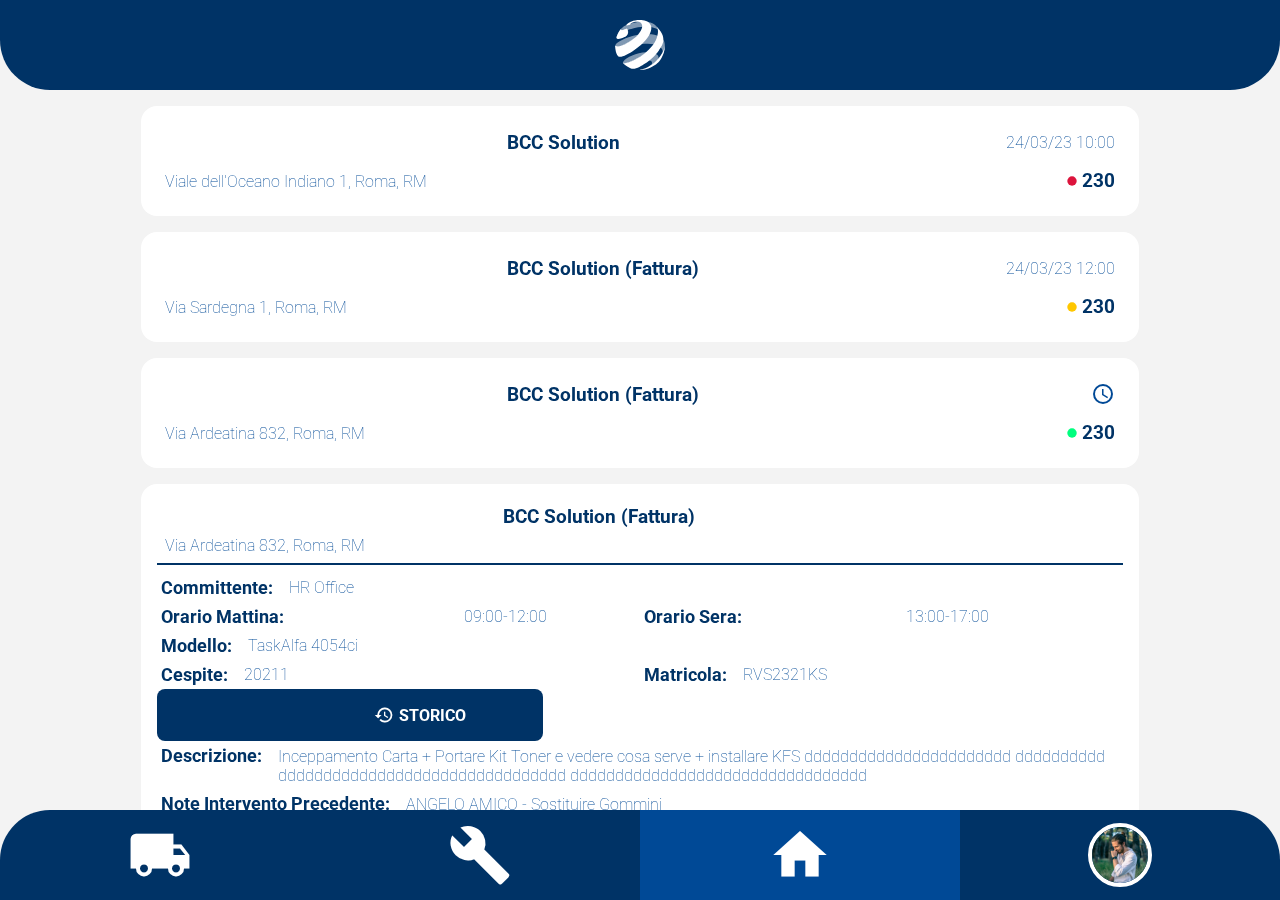
<file: .old/pages/technician/tech_home.html>
<!DOCTYPE html>
<html lang="en">
<head>
    <meta charset="UTF-8">
    <meta http-equiv="X-UA-Compatible" content="IE=edge">
    <meta name="viewport" content="width=device-width, initial-scale=1.0">
    <title>Homepage - Tecnico</title>
    <link href="https://fonts.googleapis.com/icon?family=Material+Icons" rel="stylesheet" />
    <link rel="stylesheet" href="./css/tech_home_style.css">
    <link rel="preconnect" href="https://fonts.googleapis.com">
    <link rel="preconnect" href="https://fonts.gstatic.com" crossorigin>    
    <link href="https://fonts.googleapis.com/css2?family=Roboto&display=swap" rel="stylesheet">
</head>
<body>
    <header>
        <img src="./res/img/icons/NovaService.svg" alt="Logo">
    </header>
    <div class="container">
        <ul>
            <li>
                <div class="intervention-item">
                    <div class="upper-row">
                        <h3><span class="material-icons">corporate_fare</span>BCC Solution</h3>
                        <p>24/03/23 10:00</p>
                    </div>
                    <div class="lower-row">
                        <p>Viale dell'Oceano Indiano 1, Roma, RM</p>
                        <h3><span class="material-icons high">fiber_manual_record</span>230</h3>
                    </div>
                </div>
            </li>
            <li>
                <div class="intervention-item">
                    <div class="upper-row">
                        <h3><span class="material-icons">corporate_fare</span>BCC Solution (Fattura)</h3>
                        <p>24/03/23 12:00</p>
                    </div>
                    <div class="lower-row">
                        <p>Via Sardegna 1, Roma, RM</p>
                        <h3><span class="material-icons medium">fiber_manual_record</span>230</h3>
                    </div>
                </div>
            </li>
            <li>
                <div class="intervention-item">
                    <div class="upper-row">
                        <h3><span class="material-icons">corporate_fare</span>BCC Solution (Fattura)</h3>
                        <p><span class="material-icons">schedule</span></p>
                    </div>
                    <div class="lower-row">
                        <p>Via Ardeatina 832, Roma, RM</p>
                        <h3><span class="material-icons low">fiber_manual_record</span>230</h3>
                    </div>
                </div>
            </li>
            <li>
                <div class="intervention-item-open">
                    <div class="upper-row">
                        <h3><span class="material-icons">corporate_fare</span>BCC Solution (Fattura)</h3>
                        <p class="hidden"><span class="material-icons">schedule</span></p>
                    </div>
                    <div class="lower-row">
                        <p>Via Ardeatina 832, Roma, RM</p>
                    </div>
                    <hr>
                    <div class="info">
                        <h5>Committente:</h5>
                        <p>HR Office</p>
                    </div>
                    <div class="grid-2">
                        <div class="info">
                            <h5>Orario Mattina:</h5>
                            <p class="txt-ico"><span class="material-icons">light_mode</span>09:00-12:00</p>
                        </div>
                        <div class="info">
                            <h5>Orario Sera:</h5>
                            <p class="txt-ico"><span class="material-icons">dark_mode</span>13:00-17:00</p>
                        </div>
                    </div>
                    <div class="info">
                        <h5>Modello:</h5>
                        <p>TaskAlfa 4054ci</p>
                    </div>
                    <div class="grid-2">
                        <div class="info">
                            <h5>Cespite:</h5>
                            <p>20211</p>
                        </div>
                        <div class="info">
                            <h5>Matricola:</h5>
                            <p>RVS2321KS</p>
                        </div>
                    </div>
                    <div class="btn-bg"><div class="btn"><span class="material-icons">manage_history</span>STORICO</div></div>
                    <div class="info des">
                        <h5>Descrizione:</h5> 
                        <p>Inceppamento Carta + Portare Kit Toner e vedere cosa serve + installare KFS ddddddddddddddddddddddd dddddddddd dddddddddddddddddddddddddddddddd ddddddddddddddddddddddddddddddddd</p>
                    </div>
                    <div class="info des">
                        <h5>Note Intervento Precedente:</h5>
                        <p>ANGELO AMICO - Sostituire Gommini</p>
                    </div>
                    <div class="info des">
                        <h5>Note Cliente:</h5>
                        <p>Terzo cancello sulla destra</p>
                    </div>
                    <div class="info">
                        <h5>Referente:</h5>
                        <p>Alexandro Sas</p>
                    </div>
                    <div class="info">
                        <h5>Cellulare:</h5>
                        <p class="txt-ico"><span class="material-icons">smartphone</span>+39 3928215176</p>
                    </div>
                    <div class="info">
                        <h5>Telefono:</h5>
                        <p class="txt-ico"><span class="material-icons">call</span>06 92903116</p>
                    </div>
                    <div class="btn-bg start"><div class="btn"><span class="material-icons">play_circle</span>INIZIA INTERVENTO</div></div>
                    <h3 class="priority"><span class="material-icons low">fiber_manual_record</span>230</h3>
                </div>
            </li>
            <li>
                <div class="intervention-item-open">
                    <div class="upper-row">
                        <h3><span class="material-icons">corporate_fare</span>BCC Solution (Fattura)</h3>
                        <p class="active"><span class="material-icons">schedule</span></p>
                    </div>
                    <div class="lower-row">
                        <p>Via Ardeatina 832, Roma, RM</p>
                    </div>
                    <hr>
                    <div class="info">
                        <h5>Committente:</h5>
                        <p>HR Office</p>
                    </div>
                    <div class="grid-2">
                        <div class="info">
                            <h5>Orario Mattina:</h5>
                            <p class="txt-ico"><span class="material-icons">light_mode</span>09:00-12:00</p>
                        </div>
                        <div class="info">
                            <h5>Orario Sera:</h5>
                            <p class="txt-ico"><span class="material-icons">dark_mode</span>13:00-17:00</p>
                        </div>
                    </div>
                    <div class="info">
                        <h5>Modello:</h5>
                        <p>TaskAlfa 4054ci</p>
                    </div>
                    <div class="grid-2">
                        <div class="info">
                            <h5>Cespite:</h5>
                            <p>20211</p>
                        </div>
                        <div class="info">
                            <h5>Matricola:</h5>
                            <p>RVS2321KS</p>
                        </div>
                    </div>
                    <div class="btn-bg"><div class="btn"><span class="material-icons">manage_history</span>STORICO</div></div>
                    <div class="info des">
                        <h5>Descrizione:</h5>
                        <p>Inceppamento Carta + Portare Kit Toner e vedere cosa serve + installare KFS</p>
                    </div>
                    <div class="info des">
                        <h5>Note Intervento Precedente:</h5>
                        <p>ANGELO AMICO - Sostituire Gommini</p>
                    </div>
                    <div class="info des">
                        <h5>Note Cliente:</h5>
                        <p>Terzo cancello sulla destra</p>
                    </div>
                    <div class="info">
                        <h5>Referente:</h5>
                        <p>Alexandro Sas</p>
                    </div>
                    <div class="grid-2">
                        <div class="info">
                            <h5>Cellulare:</h5>
                            <p class="txt-ico"><span class="material-icons">smartphone</span>+39 3928215176</p>
                        </div>
                        <div class="info">
                            <h5>Telefono:</h5>
                            <p class="txt-ico"><span class="material-icons">call</span>06 92903116</p>
                        </div>
                    </div>

                    <div class="btn-bg end"><div class="btn"><span class="material-icons">description</span>TERMINA INTERVENTO</div></div>
                    <h3 class="priority"><span class="material-icons low">fiber_manual_record</span>230</h3>
                </div>
            </li>
        </ul>
    </div>
    <footer>
        <ul>
            <li><a href="./tech_vehicles.html"><span class="material-icons">local_shipping</span></a></li>
            <li><a href="./tech_replacement.html"><span class="material-icons">build</span></a></li>
            <li class="active"><a href="./tech_home.html"><span class="material-icons">home</span></a></li>
            <li><a href="./tech_profile.html"><img src="./res/img/profile_pictures/alexandrosas.jpg" alt="profile"></a></li>
        </ul>
    </footer>
</body>
</html>
</file>
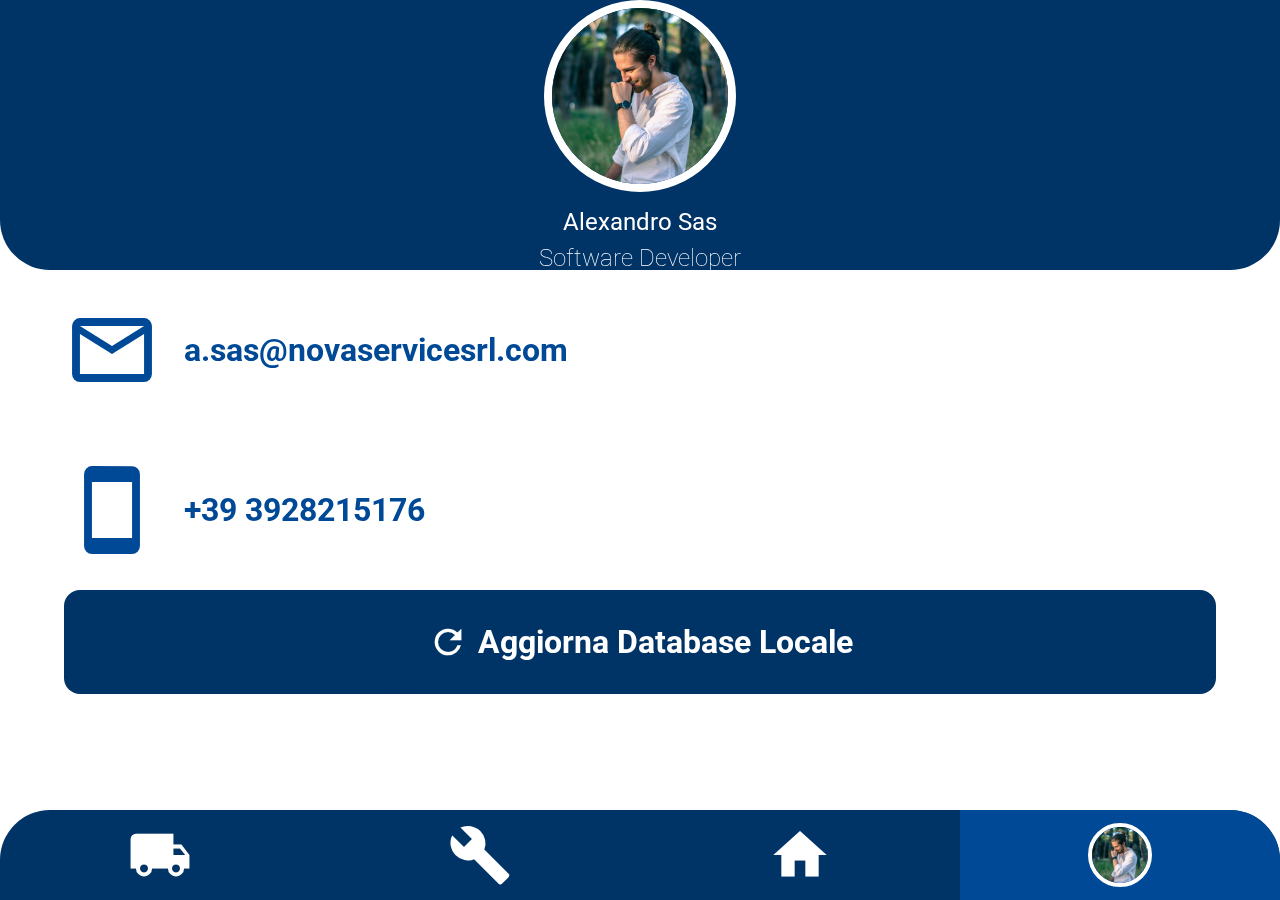
<file: .old/pages/technician/tech_profile.html>
<!DOCTYPE html>
<html lang="en">
<head>
    <meta charset="UTF-8">
    <meta http-equiv="X-UA-Compatible" content="IE=edge">
    <meta name="viewport" content="width=device-width, initial-scale=1.0">
    <title>Profilo - Tecnico</title>
    <link href="https://fonts.googleapis.com/icon?family=Material+Icons" rel="stylesheet" />
    <link rel="stylesheet" href="./css/tech_profile_style.css">
    <link rel="preconnect" href="https://fonts.googleapis.com">
    <link rel="preconnect" href="https://fonts.gstatic.com" crossorigin>
    <link href="https://fonts.googleapis.com/css2?family=Roboto&display=swap" rel="stylesheet">
</head>
<body>
    <header>
        <img src="./res/img/profile_pictures/alexandrosas.jpg" alt="Profile Picture">
        <div>
            <h3>Alexandro Sas</h3>
            <p>Software Developer</p>
        </div>
    </header>
    <div class="container">
        <ul>
            <li><span class="material-icons">mail_outline</span> a.sas@novaservicesrl.com</li>
            <li><span class="material-icons">stay_current_portrait</span>+39 3928215176</li>
        </ul>
        <div><div id="btn-update"><span class="material-icons">refresh</span> Aggiorna Database Locale</div></div>
    </div>
    <footer>
        <ul>
            <li><a href="./tech_vehicles.html"><span class="material-icons">local_shipping</span></a></li>
            <li><a href="./tech_replacement.html"><span class="material-icons">build</span></a></li>
            <li><a href="./tech_home.html"><span class="material-icons">home</span></a></li>
            <li class="active"><a href="./tech_profile.html"><img src="./res/img/profile_pictures/alexandrosas.jpg" alt="profile"></a></li>
        </ul>
    </footer>
</body>
</html>
</file>
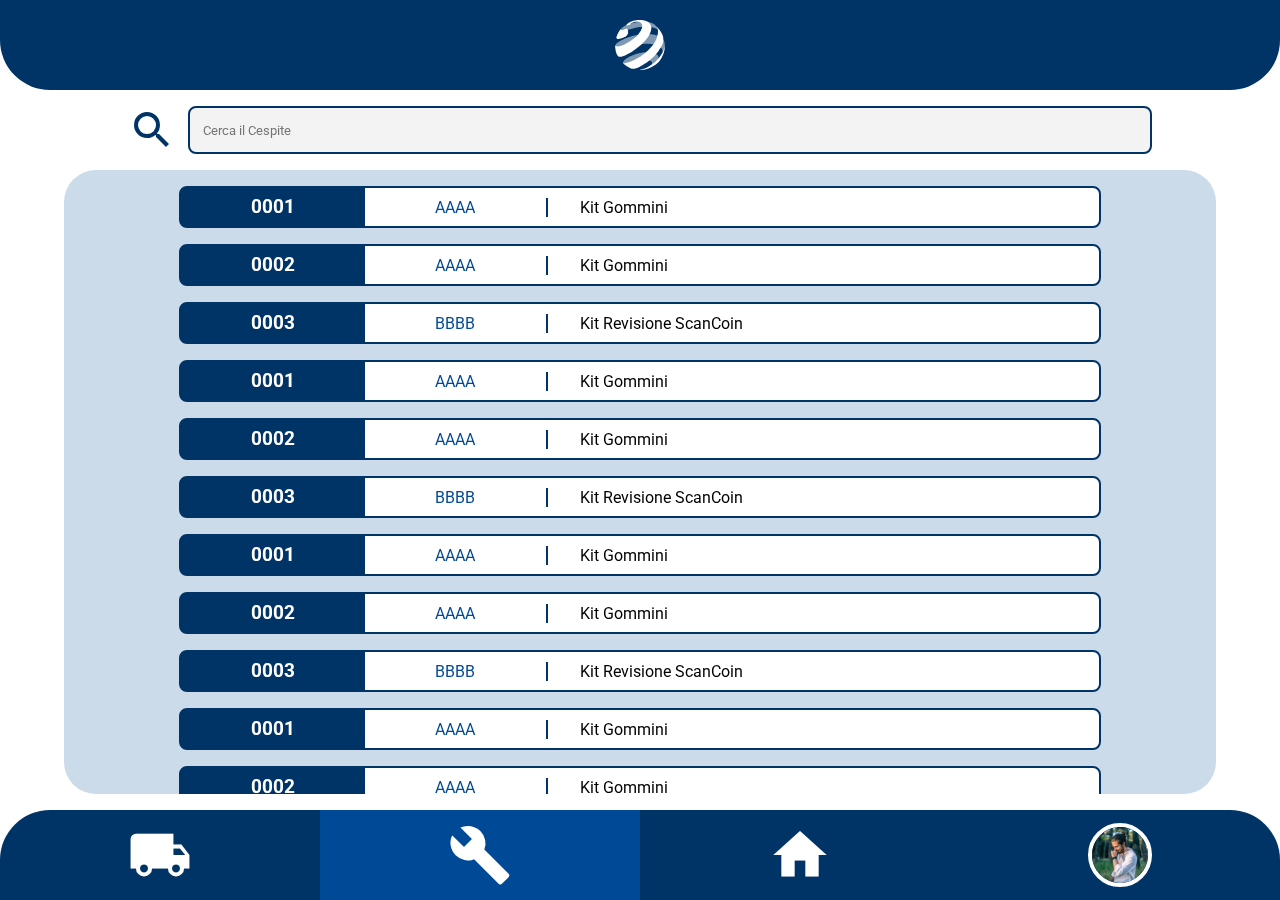
<file: .old/pages/technician/tech_replacement.html>
<!DOCTYPE html>
<html lang="en">
<head>
    <meta charset="UTF-8">
    <meta http-equiv="X-UA-Compatible" content="IE=edge">
    <meta name="viewport" content="width=device-width, initial-scale=1.0">
    <title>Ricambi - Tecnico</title>
    <link href="https://fonts.googleapis.com/icon?family=Material+Icons" rel="stylesheet" />
    <link rel="stylesheet" href="./css/tech_replacement_style.css">
    <link rel="preconnect" href="https://fonts.googleapis.com">
    <link rel="preconnect" href="https://fonts.gstatic.com" crossorigin>    
    <link href="https://fonts.googleapis.com/css2?family=Roboto&display=swap" rel="stylesheet">
</head>
<body>
    <header>
        <img src="./res/img/icons/NovaService.svg" alt="Logo">
    </header>
    <div class="search-bar">
        <span class="material-icons">search</span>
        <input autocomplete="off" type="search" id="search" placeholder="Cerca il Cespite" />
    </div>
    <div class="container">
        <ul>
            <li>
                <div class="replacement">
                    <h3>0001</h3>
                    <p>AAAA</p>
                    <p>Kit Gommini</p>
                </div>
            </li>
            <li>
                <div class="replacement">
                    <h3>0002</h3>
                    <p>AAAA</p>
                    <p>Kit Gommini</p>
                </div>
            </li>
            <li>
                <div class="replacement">
                    <h3>0003</h3>
                    <p>BBBB</p>
                    <p>Kit Revisione ScanCoin</p>
                </div>
            </li>
            <li>
                <div class="replacement">
                    <h3>0001</h3>
                    <p>AAAA</p>
                    <p>Kit Gommini</p>
                </div>
            </li>
            <li>
                <div class="replacement">
                    <h3>0002</h3>
                    <p>AAAA</p>
                    <p>Kit Gommini</p>
                </div>
            </li>
            <li>
                <div class="replacement">
                    <h3>0003</h3>
                    <p>BBBB</p>
                    <p>Kit Revisione ScanCoin</p>
                </div>
            </li>
            <li>
                <div class="replacement">
                    <h3>0001</h3>
                    <p>AAAA</p>
                    <p>Kit Gommini</p>
                </div>
            </li>
            <li>
                <div class="replacement">
                    <h3>0002</h3>
                    <p>AAAA</p>
                    <p>Kit Gommini</p>
                </div>
            </li>
            <li>
                <div class="replacement">
                    <h3>0003</h3>
                    <p>BBBB</p>
                    <p>Kit Revisione ScanCoin</p>
                </div>
            </li>
            <li>
                <div class="replacement">
                    <h3>0001</h3>
                    <p>AAAA</p>
                    <p>Kit Gommini</p>
                </div>
            </li>
            <li>
                <div class="replacement">
                    <h3>0002</h3>
                    <p>AAAA</p>
                    <p>Kit Gommini</p>
                </div>
            </li>
            <li>
                <div class="replacement">
                    <h3>0003</h3>
                    <p>BBBB</p>
                    <p>Kit Revisione ScanCoin</p>
                </div>
            </li>
            <li>
                <div class="replacement">
                    <h3>0001</h3>
                    <p>AAAA</p>
                    <p>Kit Gommini</p>
                </div>
            </li>
            <li>
                <div class="replacement">
                    <h3>0002</h3>
                    <p>AAAA</p>
                    <p>Kit Gommini</p>
                </div>
            </li>
            <li>
                <div class="replacement">
                    <h3>0003</h3>
                    <p>BBBB</p>
                    <p>Kit Revisione ScanCoin</p>
                </div>
            </li>
            <li>
                <div class="replacement">
                    <h3>0001</h3>
                    <p>AAAA</p>
                    <p>Kit Gommini</p>
                </div>
            </li>
            <li>
                <div class="replacement">
                    <h3>0002</h3>
                    <p>AAAA</p>
                    <p>Kit Gommini</p>
                </div>
            </li>
            <li>
                <div class="replacement">
                    <h3>0003</h3>
                    <p>BBBB</p>
                    <p>Kit Revisione ScanCoin</p>
                </div>
            </li>
            <li>
                <div class="replacement">
                    <h3>0001</h3>
                    <p>AAAA</p>
                    <p>Kit Gommini</p>
                </div>
            </li>
            <li>
                <div class="replacement">
                    <h3>0002</h3>
                    <p>AAAA</p>
                    <p>Kit Gommini</p>
                </div>
            </li>
            <li>
                <div class="replacement">
                    <h3>0003</h3>
                    <p>BBBB</p>
                    <p>Kit Revisione ScanCoin</p>
                </div>
            </li>
            <li>
                <div class="replacement">
                    <h3>0001</h3>
                    <p>AAAA</p>
                    <p>Kit Gommini</p>
                </div>
            </li>
            <li>
                <div class="replacement">
                    <h3>0002</h3>
                    <p>AAAA</p>
                    <p>Kit Gommini</p>
                </div>
            </li>
            <li>
                <div class="replacement">
                    <h3>0003</h3>
                    <p>BBBB</p>
                    <p>Kit Revisione ScanCoin</p>
                </div>
            </li>
            <li>
                <div class="replacement">
                    <h3>0001</h3>
                    <p>AAAA</p>
                    <p>Kit Gommini</p>
                </div>
            </li>
            <li>
                <div class="replacement">
                    <h3>0002</h3>
                    <p>AAAA</p>
                    <p>Kit Gommini</p>
                </div>
            </li>
            <li>
                <div class="replacement">
                    <h3>0003</h3>
                    <p>BBBB</p>
                    <p>Kit Revisione ScanCoin</p>
                </div>
            </li>            <li>
                <div class="replacement">
                    <h3>0001</h3>
                    <p>AAAA</p>
                    <p>Kit Gommini</p>
                </div>
            </li>
            <li>
                <div class="replacement">
                    <h3>0002</h3>
                    <p>AAAA</p>
                    <p>Kit Gommini</p>
                </div>
            </li>
            <li>
                <div class="replacement">
                    <h3>0003</h3>
                    <p>BBBB</p>
                    <p>Kit Revisione ScanCoin</p>
                </div>
            </li>
        </ul>
    </div>
    <footer>
        <ul>
            <li><a href="./tech_vehicles.html"><span class="material-icons">local_shipping</span></a></li>
            <li class="active"><a href="./tech_replacement.html"><span class="material-icons">build</span></a></li>
            <li><a href="./tech_home.html"><span class="material-icons">home</span></a></li>
            <li><a href="./tech_profile.html"><img src="./res/img/profile_pictures/alexandrosas.jpg" alt="profile"></a></li>
        </ul>
    </footer>
</body>
</html>
</file>
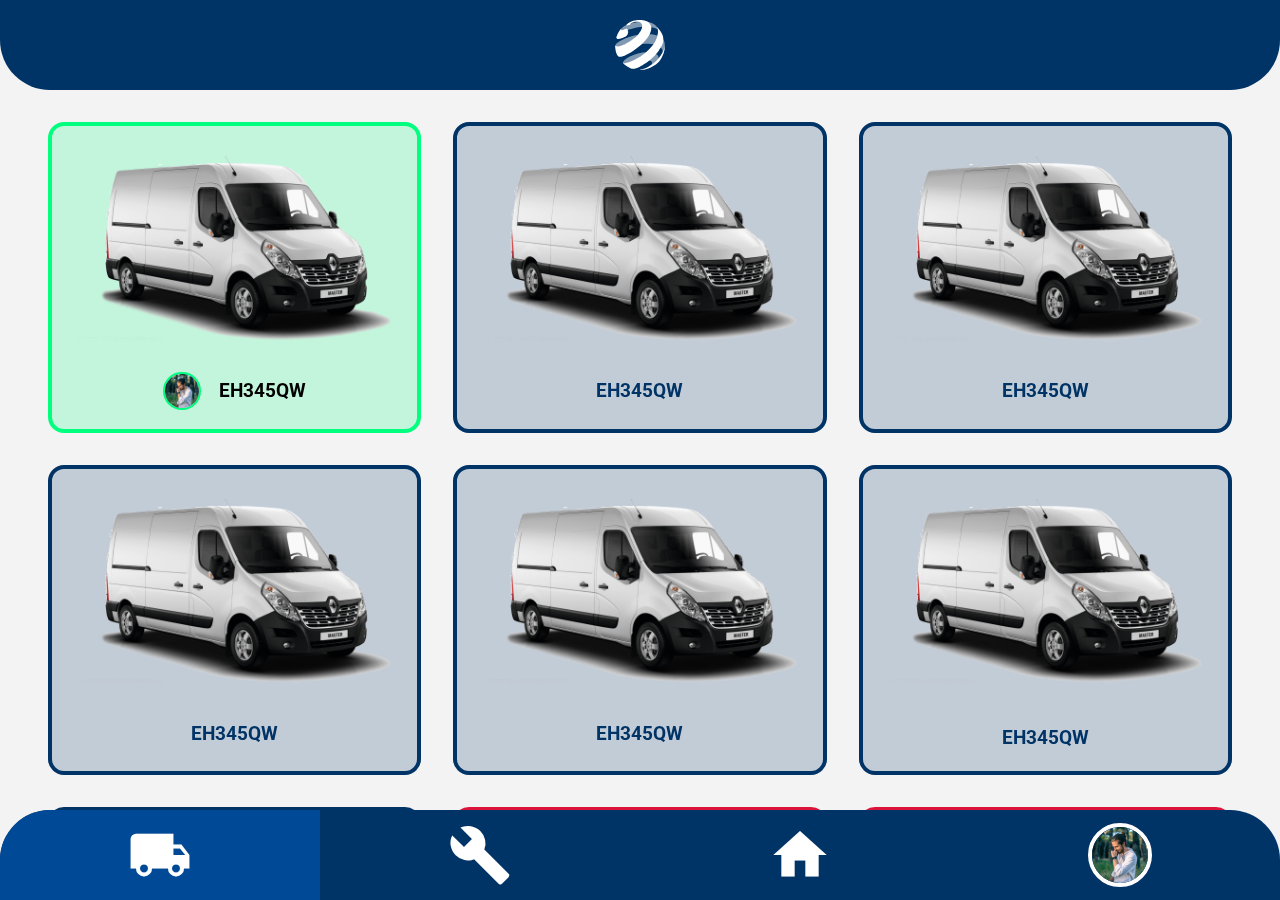
<file: .old/pages/technician/tech_vehicles.html>
<!DOCTYPE html>
<html lang="en">
<head>
    <meta charset="UTF-8">
    <meta http-equiv="X-UA-Compatible" content="IE=edge">
    <meta name="viewport" content="width=device-width, initial-scale=1.0">
    <title>Veicoli - Tecnico</title>
    <link href="https://fonts.googleapis.com/icon?family=Material+Icons" rel="stylesheet" />
    <link rel="stylesheet" href="./css/tech_vehicles_style.css">
    <link rel="preconnect" href="https://fonts.googleapis.com">
    <link rel="preconnect" href="https://fonts.gstatic.com" crossorigin>    
    <link href="https://fonts.googleapis.com/css2?family=Roboto&display=swap" rel="stylesheet">
</head>
<body>
    <header>
        <img src="./res/img/icons/NovaService.svg" alt="Logo">
    </header>
    <div class="container">
        <ul>
            <li class="my-vehicle">
                <img src="./res/img/vehicles/pngegg.png" alt="">
                <h3><span><img src="./res/img/profile_pictures/alexandrosas.jpg" alt=""></span>EH345QW</h3>
            </li>
            <li>
                <img src="./res/img/vehicles/pngegg.png" alt="">
                <h3>EH345QW</h3>
            </li>
            <li>
                <img src="./res/img/vehicles/pngegg.png" alt="">
                <h3>EH345QW</h3>
            </li>
            <li>
                <img src="./res/img/vehicles/pngegg.png" alt="">
                <h3>EH345QW</h3>
            </li>
            <li>
                <img src="./res/img/vehicles/pngegg.png" alt="">
                <h3>EH345QW</h3>
            </li>
            <li>
                <img src="./res/img/vehicles/pngegg.png" alt="">
                <h3><span></span>EH345QW</h3>
            </li>
            <li>
                <img src="./res/img/vehicles/pngegg.png" alt="">
                <h3><span></span>EH345QW</h3>
            </li>
            <li class="taken-vehicle">
                <img src="./res/img/vehicles/pngegg.png" alt="">
                <h3><span><img src="./res/img/profile_pictures/default.jpg" alt=""></span>EH345QW</h3>
            </li>
            <li class="taken-vehicle">
                <img src="./res/img/vehicles/pngegg.png" alt="">
                <h3><span><img src="./res/img/profile_pictures/default.jpg" alt=""></span>EH345QW</h3>
            </li>
            <li class="taken-vehicle">
                <img src="./res/img/vehicles/pngegg.png" alt="">
                <h3><span><img src="./res/img/profile_pictures/default.jpg" alt=""></span>EH345QW</h3>
            </li>
            <li class="taken-vehicle">
                <img src="./res/img/vehicles/pngegg.png" alt="">
                <h3><span><img src="./res/img/profile_pictures/default.jpg" alt=""></span>EH345QW</h3>
            </li>
            <li class="taken-vehicle">
                <img src="./res/img/vehicles/pngegg.png" alt="">
                <h3><span><img src="./res/img/profile_pictures/default.jpg" alt=""></span>EH345QW</h3>
            </li>
        </ul>
    </div>
    <footer>
        <ul>
            <li class="active"><a href="./tech_vehicles.html"><span class="material-icons">local_shipping</span></a></li>
            <li><a href="./tech_replacement.html"><span class="material-icons">build</span></a></li>
            <li><a href="./tech_home.html"><span class="material-icons">home</span></a></li>
            <li><a href="./tech_profile.html"><img src="./res/img/profile_pictures/alexandrosas.jpg" alt="profile"></a></li>
        </ul>
    </footer>
</body>
</html>
</file>
<file: .old/pages/technician/css/tech_home_style.css>
* {
  margin: 0;
  padding: 0;
  list-style: none;
  text-decoration: none;
  box-sizing: border-box;
  font-family: "Roboto", sans-serif;
}
* body {
  width: 100vw;
  height: 100vh;
  background-color: #F3F3F3;
}
* body header {
  position: fixed;
  top: 0;
  left: 0;
  width: 100%;
  height: 10vh;
  border-radius: 0 0 50px 50px;
  background: #003366;
  display: grid;
  align-items: center;
  justify-items: center;
}
* body header img {
  width: 4em;
}
* body div.container {
  position: fixed;
  top: 10vh;
  left: 0;
  width: 100%;
  height: 80vh;
  overflow-y: scroll;
}
* body div.container ul {
  padding: 1em;
}
* body div.container ul li {
  background-color: white;
  width: 80%;
  margin: 0 auto 1em auto;
  border-radius: 16px;
  padding: 1em;
}
* body div.container ul li div.intervention-item {
  display: grid;
}
* body div.container ul li div.intervention-item div.upper-row {
  display: grid;
  grid-template-columns: 80% 20%;
  align-items: center;
  padding: 0.5em;
}
* body div.container ul li div.intervention-item div.upper-row h3 {
  display: grid;
  grid-template-columns: max-content auto;
  align-items: flex-end;
  color: #003366;
}
* body div.container ul li div.intervention-item div.upper-row h3 span.material-icons {
  padding-right: 0.25em;
  align-self: center;
}
* body div.container ul li div.intervention-item div.upper-row p {
  height: 100%;
  display: grid;
  align-items: center;
  text-align: end;
  color: #004996;
  font-weight: lighter;
}
* body div.container ul li div.intervention-item div.lower-row {
  display: grid;
  grid-template-columns: 80% 20%;
  align-items: center;
  padding: 0.5em;
}
* body div.container ul li div.intervention-item div.lower-row p {
  height: 100%;
  display: grid;
  align-items: center;
  text-align: start;
  color: #004996;
  font-weight: lighter;
}
* body div.container ul li div.intervention-item div.lower-row h3 {
  height: 100%;
  text-align: end;
  display: grid;
  grid-template-columns: auto max-content;
  align-items: center;
  padding-left: 1em;
  color: #003366;
}
* body div.container ul li div.intervention-item div.lower-row h3 span.material-icons {
  font-size: 0.75em;
  padding-right: 0.25em;
}
* body div.container ul li div.intervention-item div.lower-row h3 span.high {
  color: crimson;
}
* body div.container ul li div.intervention-item div.lower-row h3 span.medium {
  color: #FFC700;
}
* body div.container ul li div.intervention-item div.lower-row h3 span.low {
  color: springgreen;
}
* body div.container ul li div.intervention-item-open {
  display: grid;
  width: 100%;
}
* body div.container ul li div.intervention-item-open hr {
  margin-bottom: 0.5em;
  border: 1px solid #003366;
}
* body div.container ul li div.intervention-item-open div.upper-row {
  display: grid;
  grid-template-columns: 80% 20%;
  align-items: center;
  padding: 0.25em 0.25em 0 0.25em;
}
* body div.container ul li div.intervention-item-open div.upper-row h3 {
  display: grid;
  grid-template-columns: max-content auto;
  align-items: flex-end;
  color: #003366;
}
* body div.container ul li div.intervention-item-open div.upper-row h3 span.material-icons {
  padding-right: 0.25em;
  align-self: center;
}
* body div.container ul li div.intervention-item-open div.upper-row p {
  height: 100%;
  display: grid;
  align-items: center;
  text-align: end;
  color: #004996;
  font-weight: lighter;
}
* body div.container ul li div.intervention-item-open div.lower-row {
  display: grid;
  grid-template-columns: 80% 20%;
  align-items: center;
  padding: 0.5em;
}
* body div.container ul li div.intervention-item-open div.lower-row p {
  height: 100%;
  display: grid;
  align-items: center;
  text-align: start;
  color: #004996;
  font-weight: lighter;
}
* body div.container ul li div.intervention-item-open div.lower-row h3 {
  height: 100%;
  text-align: end;
  display: grid;
  grid-template-columns: auto max-content;
  align-items: center;
  padding-left: 1em;
  color: #003366;
}
* body div.container ul li div.intervention-item-open div.lower-row h3 span.material-icons {
  font-size: 0.75em;
  padding-right: 0.25em;
}
* body div.container ul li div.intervention-item-open div.lower-row h3 span.high {
  color: crimson;
}
* body div.container ul li div.intervention-item-open div.lower-row h3 span.medium {
  color: #FFC700;
}
* body div.container ul li div.intervention-item-open div.lower-row h3 span.low {
  color: springgreen;
}
* body div.container ul li div.intervention-item-open div.grid-2 {
  width: 100%;
  display: grid;
  grid-template-columns: 1fr 1fr;
}
* body div.container ul li div.intervention-item-open div.info {
  padding: 0.25em;
  width: 100%;
  display: grid;
  grid-template-columns: max-content auto;
  align-items: center;
}
* body div.container ul li div.intervention-item-open div.info h5 {
  font-size: large;
  font-weight: bold;
  color: #003366;
}
* body div.container ul li div.intervention-item-open div.info p.txt-ico {
  display: grid;
  grid-template-columns: max-content auto;
  align-items: center;
}
* body div.container ul li div.intervention-item-open div.info p.txt-ico span.material-icons {
  padding-right: 0.25em;
  font-size: 1em;
}
* body div.container ul li div.intervention-item-open div.info p {
  padding-left: 1em;
  font-weight: lighter;
  color: #004996;
}
* body div.container ul li div.intervention-item-open div.des {
  align-items: baseline;
}
* body div.container ul li div.intervention-item-open p.hidden {
  opacity: 0;
}
* body div.container ul li div.intervention-item-open div.btn-bg {
  width: 40%;
  background-color: #003366;
  display: grid;
  align-items: center;
  justify-items: center;
  border-radius: 8px;
}
* body div.container ul li div.intervention-item-open div.btn-bg.end {
  background-color: crimson;
}
* body div.container ul li div.intervention-item-open div.btn-bg.start {
  background-color: #004996;
}
* body div.container ul li div.intervention-item-open div.btn-bg div.btn {
  width: -moz-max-content;
  width: max-content;
  font-weight: bold;
  padding: 1em;
  color: white;
  display: grid;
  align-items: center;
  grid-template-columns: max-content auto;
}
* body div.container ul li div.intervention-item-open div.btn-bg div.btn span.material-icons {
  font-size: 1.25em;
  padding-right: 0.25em;
}
* body div.container ul li div.intervention-item-open h3.priority {
  height: 100%;
  text-align: end;
  display: grid;
  grid-template-columns: auto max-content;
  align-items: center;
  padding-left: 1em;
  color: #003366;
}
* body div.container ul li div.intervention-item-open h3.priority span.material-icons {
  font-size: 0.75em;
  padding-right: 0.25em;
}
* body div.container ul li div.intervention-item-open h3.priority span.high {
  color: crimson;
}
* body div.container ul li div.intervention-item-open h3.priority span.medium {
  color: #FFC700;
}
* body div.container ul li div.intervention-item-open h3.priority span.low {
  color: springgreen;
}
* body footer {
  position: fixed;
  bottom: 0;
  left: 0;
  background-color: #003366;
  border-radius: 50px 50px 0 0;
  width: 100%;
  height: 10vh;
}
* body footer ul {
  display: grid;
  grid-template-columns: repeat(4, 1fr);
  height: 100%;
}
* body footer ul li.active {
  background-color: #004996;
}
* body footer ul li a {
  display: grid;
  justify-items: center;
  align-items: center;
  height: 100%;
  width: 100%;
  color: white;
}
* body footer ul li a img {
  display: block;
  height: 4em;
  border-radius: 50%;
  border: 4px solid white;
}
* body footer ul li a span.material-icons {
  display: block;
  font-size: 4em;
}/*# sourceMappingURL=tech_home_style.css.map */
</file>
<file: .old/pages/technician/css/tech_profile_style.css>
* {
  margin: 0;
  padding: 0;
  list-style: none;
  text-decoration: none;
  box-sizing: border-box;
  font-family: "Roboto", sans-serif;
}
* body {
  width: 100vw;
  height: 100vh;
  background-color: white;
}
* body header {
  position: fixed;
  top: 0;
  left: 0;
  width: 100%;
  height: 30vh;
  border-radius: 0 0 50px 50px;
  background: #003366;
  display: grid;
  align-items: center;
  justify-items: center;
}
* body header img {
  height: 12em;
  border-radius: 50%;
  border: 0.5em solid white;
}
* body header div {
  text-align: center;
  width: 100%;
  padding: 1em;
  color: white;
  align-self: stretch;
}
* body header div h3 {
  padding-bottom: 0.35em;
  font-size: 1.5em;
  font-weight: normal;
}
* body header div p {
  font-size: 1.5em;
  font-weight: lighter;
}
* body div.container {
  position: fixed;
  top: 30vh;
  left: 5%;
  height: 60vh;
  width: 90%;
}
* body div.container ul li {
  display: grid;
  grid-template-columns: max-content auto;
  align-items: center;
  font-size: 2em;
  color: #004996;
  font-weight: bold;
  padding: 1em 0;
}
* body div.container ul li span.material-icons {
  font-size: 3em;
  padding-right: 0.25em;
}
* body div.container div {
  width: 100%;
  background-color: #003366;
  display: grid;
  align-items: center;
  justify-items: center;
  border-radius: 16px;
}
* body div.container div div#btn-update {
  width: -moz-max-content;
  width: max-content;
  font-size: 2em;
  font-weight: bold;
  padding: 1em;
  color: white;
  display: grid;
  align-items: center;
  grid-template-columns: max-content auto;
}
* body div.container div div#btn-update span.material-icons {
  font-size: 1.25em;
  padding-right: 0.25em;
}
* body footer {
  position: fixed;
  bottom: 0;
  left: 0;
  background-color: #003366;
  border-radius: 50px 50px 0 0;
  width: 100%;
  height: 10vh;
}
* body footer ul {
  display: grid;
  grid-template-columns: repeat(4, 1fr);
  height: 100%;
}
* body footer ul li.active {
  background-color: #004996;
  border-radius: 0 50px 0 0;
}
* body footer ul li a {
  display: grid;
  justify-items: center;
  align-items: center;
  height: 100%;
  width: 100%;
  color: white;
}
* body footer ul li a img {
  display: block;
  height: 4em;
  border-radius: 50%;
  border: 4px solid white;
}
* body footer ul li a span.material-icons {
  display: block;
  font-size: 4em;
}/*# sourceMappingURL=tech_profile_style.css.map */
</file>
<file: .old/pages/technician/css/tech_replacement_style.css>
* {
  margin: 0;
  padding: 0;
  list-style: none;
  text-decoration: none;
  box-sizing: border-box;
  font-family: "Roboto", sans-serif;
}
* body {
  width: 100vw;
  height: 100vh;
  background-color: white;
}
* body header {
  position: fixed;
  top: 0;
  left: 0;
  width: 100%;
  height: 10vh;
  border-radius: 0 0 50px 50px;
  background: #003366;
  display: grid;
  align-items: center;
  justify-items: center;
}
* body header img {
  width: 4em;
}
* body div.search-bar {
  position: fixed;
  top: 10vh;
  left: 10%;
  padding: 1em 0;
  width: 80%;
  display: grid;
  grid-template-columns: max-content auto;
}
* body div.search-bar span.material-icons {
  padding-right: 0.25em;
  font-size: 3em;
  color: #003366;
}
* body div.search-bar input {
  background: #F3F3F3;
  border: 2px solid #003366;
  border-radius: 8px;
  padding: 1em;
  color: #003366;
}
* body div.search-bar input:focus {
  outline: none;
  border: 2px solid #004996;
}
* body div.container {
  position: fixed;
  top: calc(10vh + 5em);
  left: 5%;
  width: 100%;
  height: calc(80vh - 6em);
  overflow-y: scroll;
  background-color: rgba(0, 73, 150, 0.2);
  border-radius: 32px;
  width: 90%;
}
* body div.container ul {
  padding: 1em 0 0 0;
}
* body div.container ul li {
  width: 80%;
  margin: 0 auto 1em auto;
  border-radius: 8px;
  border: 2px solid #003366;
  padding: 0.5em 0;
  background: linear-gradient(to right, #003366 20%, white 20%);
}
* body div.container ul li div.replacement {
  display: grid;
  grid-template-columns: 20% 20% auto;
  align-items: center;
  text-align: center;
}
* body div.container ul li div.replacement h3 {
  color: white;
}
* body div.container ul li div.replacement p {
  color: #004996;
  padding: 0 1em;
  border-right: 2px solid #003366;
}
* body div.container ul li div.replacement p:last-child {
  color: black;
  text-align: start;
  border-right: none;
  padding: 0 2em;
}
* body footer {
  position: fixed;
  bottom: 0;
  left: 0;
  background-color: #003366;
  border-radius: 50px 50px 0 0;
  width: 100%;
  height: 10vh;
}
* body footer ul {
  display: grid;
  grid-template-columns: repeat(4, 1fr);
  height: 100%;
}
* body footer ul li.active {
  background-color: #004996;
}
* body footer ul li a {
  display: grid;
  justify-items: center;
  align-items: center;
  height: 100%;
  width: 100%;
  color: white;
}
* body footer ul li a img {
  display: block;
  height: 4em;
  border-radius: 50%;
  border: 4px solid white;
}
* body footer ul li a span.material-icons {
  display: block;
  font-size: 4em;
}/*# sourceMappingURL=tech_replacement_style.css.map */
</file>
<file: .old/pages/technician/css/tech_vehicles_style.css>
* {
  margin: 0;
  padding: 0;
  list-style: none;
  text-decoration: none;
  box-sizing: border-box;
  font-family: "Roboto", sans-serif;
}
* body {
  width: 100vw;
  height: 100vh;
  background-color: #F3F3F3;
}
* body header {
  position: fixed;
  top: 0;
  left: 0;
  width: 100%;
  height: 10vh;
  border-radius: 0 0 50px 50px;
  background: #003366;
  display: grid;
  align-items: center;
  justify-items: center;
}
* body header img {
  width: 4em;
}
* body div.container {
  position: fixed;
  top: 10vh;
  left: 0;
  width: 100%;
  height: 80vh;
  overflow-y: scroll;
}
* body div.container ul {
  display: grid;
  grid-template-columns: auto auto auto;
  padding: 2em;
  text-align: center;
}
* body div.container ul li {
  background-color: rgba(0, 51, 102, 0.2);
  border: 4px solid #003366;
  border-radius: 16px;
  display: grid;
  justify-items: center;
  margin: 0 1em 2em 1em;
}
* body div.container ul li h3 {
  display: grid;
  align-items: center;
  height: 4em;
}
* body div.container ul li.my-vehicle {
  border: 4px solid springgreen;
  background-color: rgba(0, 255, 127, 0.2);
}
* body div.container ul li.my-vehicle h3 {
  grid-template-columns: 3em auto;
  color: black;
}
* body div.container ul li.my-vehicle h3 span {
  padding-right: 0.5em;
}
* body div.container ul li.my-vehicle h3 span img {
  border-radius: 50%;
  width: 2em;
  border: 2px solid springgreen;
}
* body div.container ul li.taken-vehicle {
  border: 4px solid crimson;
  background-color: rgba(220, 20, 60, 0.2);
}
* body div.container ul li.taken-vehicle h3 {
  display: grid;
  grid-template-columns: 3em auto;
  align-items: center;
  color: black;
}
* body div.container ul li.taken-vehicle h3 span {
  padding-right: 0.5em;
}
* body div.container ul li.taken-vehicle h3 span img {
  border-radius: 50%;
  width: 2em;
  border: 2px solid crimson;
}
* body div.container ul li img {
  display: block;
  width: 100%;
}
* body div.container ul li h3 {
  padding: 1em;
  color: #003366;
}
* body footer {
  position: fixed;
  bottom: 0;
  left: 0;
  background-color: #003366;
  border-radius: 50px 50px 0 0;
  width: 100%;
  height: 10vh;
}
* body footer ul {
  display: grid;
  grid-template-columns: repeat(4, 1fr);
  height: 100%;
}
* body footer ul li.active {
  background-color: #004996;
  border-radius: 50px 0 0 0;
}
* body footer ul li a {
  display: grid;
  justify-items: center;
  align-items: center;
  height: 100%;
  width: 100%;
  color: white;
}
* body footer ul li a img {
  display: block;
  height: 4em;
  border-radius: 50%;
  border: 4px solid white;
}
* body footer ul li a span.material-icons {
  display: block;
  font-size: 4em;
}/*# sourceMappingURL=tech_vehicles_style.css.map */
</file>
